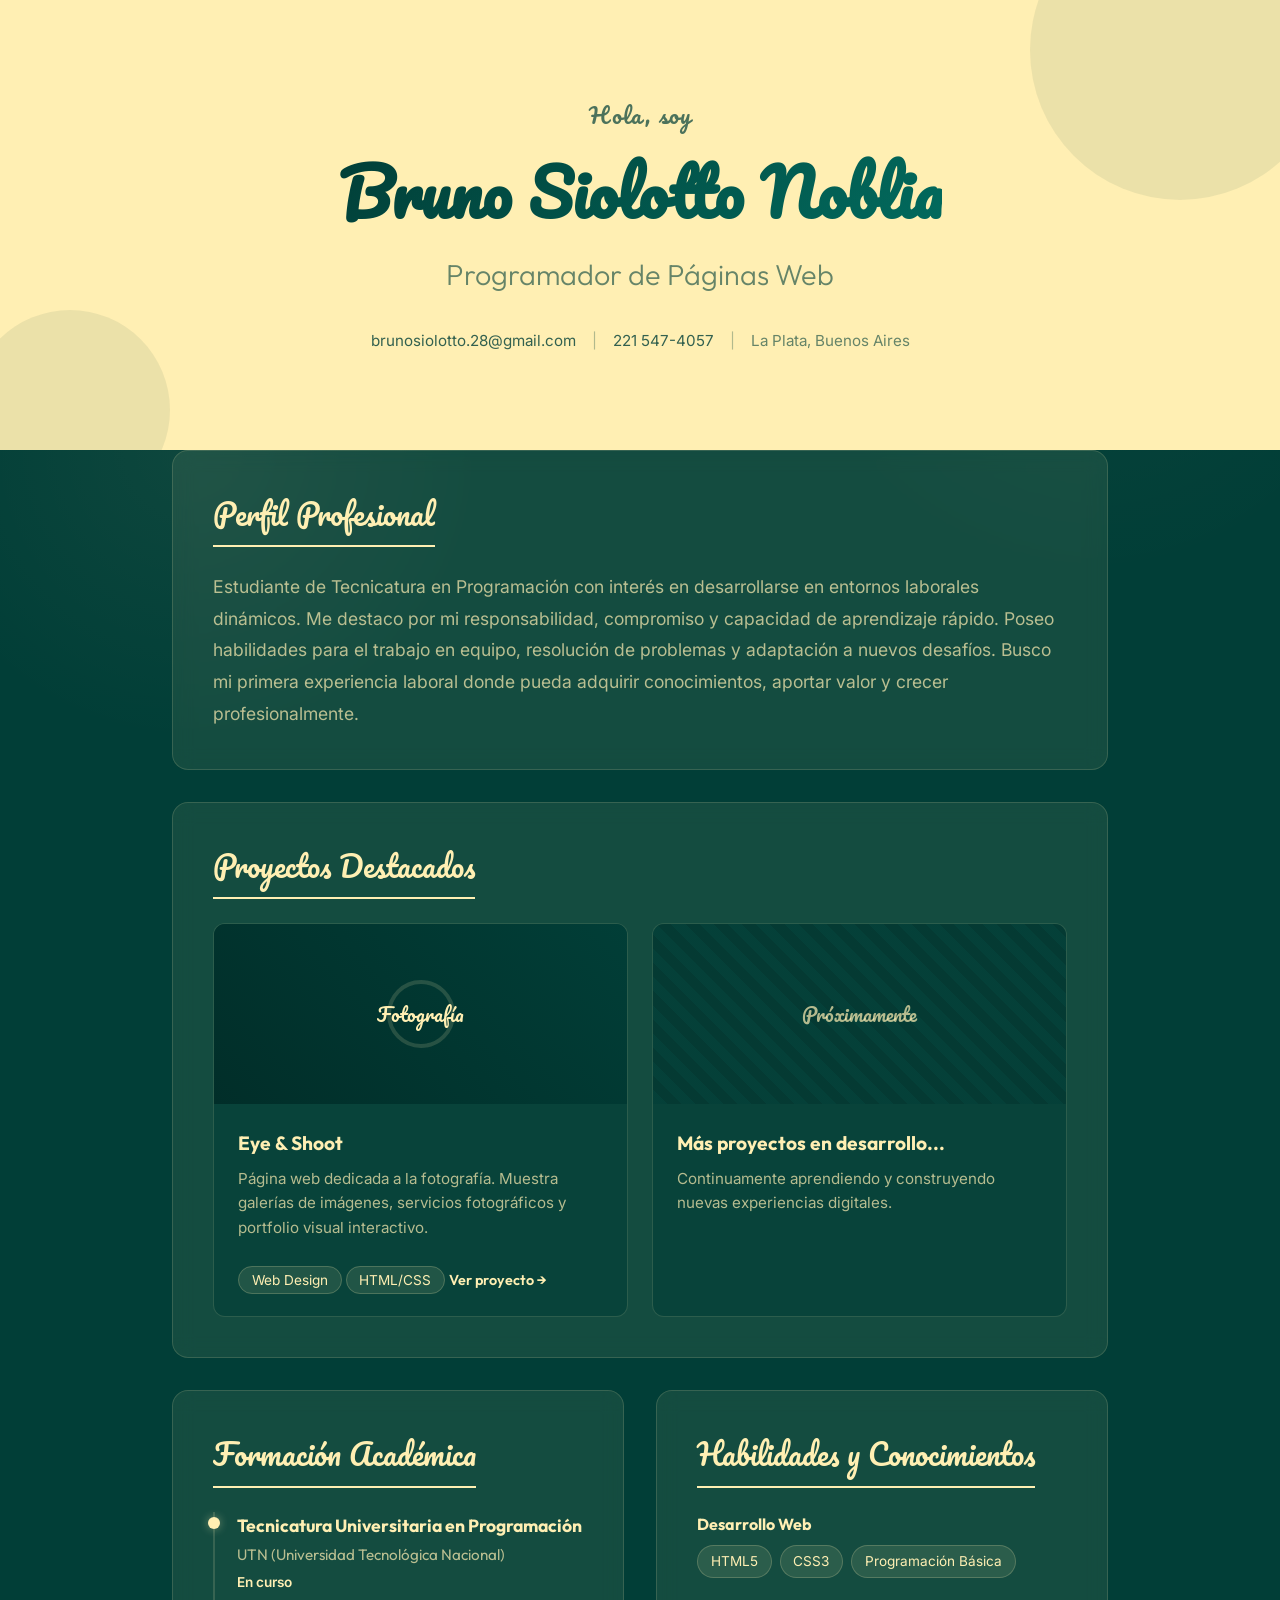
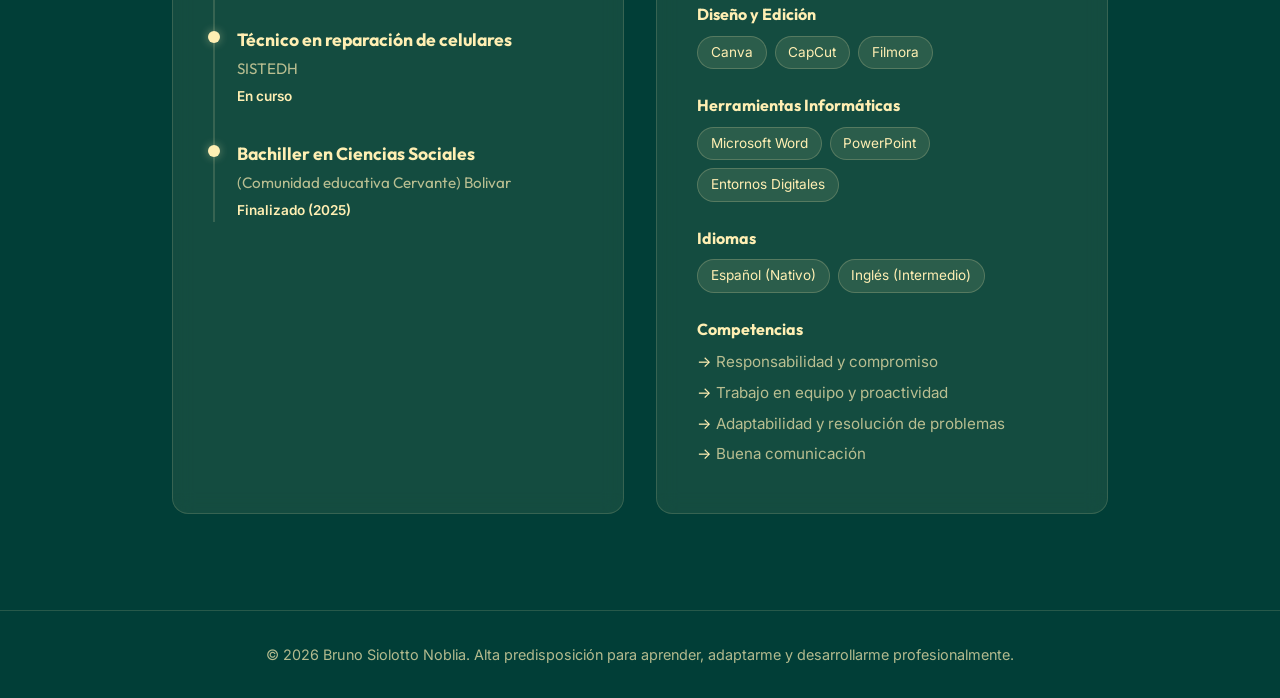
<file: index.html>
<!DOCTYPE html>
<html lang="es">
<head>
    <meta charset="UTF-8">
    <meta name="viewport" content="width=device-width, initial-scale=1.0">
    <title>Portafolio | Bruno Siolotto Noblia</title>
    <link rel="stylesheet" href="styles.css">
    <link rel="preconnect" href="https://fonts.googleapis.com">
    <link rel="preconnect" href="https://fonts.gstatic.com" crossorigin>
    <link href="https://fonts.googleapis.com/css2?family=Pacifico&family=Outfit:wght@300;400;600;800&family=Inter:wght@300;400;600&display=swap" rel="stylesheet">
</head>
<body>
    <header class="hero">
        <div class="hero-content">
            <p class="greeting">Hola, soy</p>
            <h1 class="name">Bruno Siolotto Noblia</h1>
            <h2 class="title">Programador de Páginas Web</h2>
            <div class="contact-info">
                <a href="mailto:brunosiolotto.28@gmail.com">brunosiolotto.28@gmail.com</a>
                <span class="separator">|</span>
                <a href="tel:+5492215474057">221 547-4057</a>
                <span class="separator">|</span>
                <span>La Plata, Buenos Aires</span>
            </div>
        </div>
        <div class="hero-shapes">
            <div class="shape shape-1"></div>
            <div class="shape shape-2"></div>
        </div>
    </header>
    <main>
        <section class="section about">
            <h3 class="section-title">Perfil Profesional</h3>
            <p class="section-text">
                Estudiante de Tecnicatura en Programación con interés en desarrollarse en entornos laborales dinámicos. Me destaco por mi responsabilidad, compromiso y capacidad de aprendizaje rápido. Poseo habilidades para el trabajo en equipo, resolución de problemas y adaptación a nuevos desafíos. Busco mi primera experiencia laboral donde pueda adquirir conocimientos, aportar valor y crecer profesionalmente.
            </p>
        </section>
        <section class="section">
            <h3 class="section-title">Proyectos Destacados</h3>
            <div class="projects-grid">
                <!-- Eye & Shoot -->
                <a href="eye-and-shoot.html" class="project-card-link">
                <article class="project-card">
                    <div class="project-image-placeholder eye-shoot">
                        <span>Fotografía</span>
                    </div>
                    <div class="project-info">
                        <h4>Eye & Shoot</h4>
                        <p>Página web dedicada a la fotografía. Muestra galerías de imágenes, servicios fotográficos y portfolio visual interactivo.</p>
                        <span class="tag">Web Design</span>
                        <span class="tag">HTML/CSS</span>
                        <span class="view-project">Ver proyecto →</span>
                    </div>
                </article>
                </a>
                
                <!-- Placeholder for future project -->
                <article class="project-card placeholder-card">
                    <div class="project-image-placeholder upcoming">
                        <span>Próximamente</span>
                    </div>
                    <div class="project-info">
                        <h4>Más proyectos en desarrollo...</h4>
                        <p>Continuamente aprendiendo y construyendo nuevas experiencias digitales.</p>
                    </div>
                </article>
            </div>
        </section>
        <div class="two-columns">
            <section class="section education">
                <h3 class="section-title">Formación Académica</h3>
                <div class="timeline">
                    <div class="timeline-item">
                        <h4>Tecnicatura Universitaria en Programación</h4>
                        <h5>UTN (Universidad Tecnológica Nacional)</h5>
                        <p class="date">En curso</p>
                    </div>
                    <div class="timeline-item">
                        <h4>Técnico en reparación de celulares</h4>
                        <h5>SISTEDH</h5>
                        <p class="date">En curso</p>
                    </div>
                    <div class="timeline-item">
                        <h4>Bachiller en Ciencias Sociales</h4>
                        <h5>(Comunidad educativa Cervante) Bolivar</h5>
                        <p class="date">Finalizado (2025)</p>
                    </div>
                </div>
            </section>
            <section class="section skills">
                <h3 class="section-title">Habilidades y Conocimientos</h3>
                <div class="skills-group">
                    <h4>Desarrollo Web</h4>
                    <div class="tags">
                        <span class="tag">HTML5</span>
                        <span class="tag">CSS3</span>
                        <span class="tag">Programación Básica</span>
                    </div>
                </div>
                <div class="skills-group">
                    <h4>Diseño y Edición</h4>
                    <div class="tags">
                        <span class="tag">Canva</span>
                        <span class="tag">CapCut</span>
                        <span class="tag">Filmora</span>
                    </div>
                </div>
                <div class="skills-group">
                    <h4>Herramientas Informáticas</h4>
                    <div class="tags">
                        <span class="tag">Microsoft Word</span>
                        <span class="tag">PowerPoint</span>
                        <span class="tag">Entornos Digitales</span>
                    </div>
                </div>
                <div class="skills-group">
                    <h4>Idiomas</h4>
                    <div class="tags">
                        <span class="tag">Español (Nativo)</span>
                        <span class="tag">Inglés (Intermedio)</span>
                    </div>
                </div>
                <div class="skills-group competencias">
                    <h4>Competencias</h4>
                    <ul>
                        <li>Responsabilidad y compromiso</li>
                        <li>Trabajo en equipo y proactividad</li>
                        <li>Adaptabilidad y resolución de problemas</li>
                        <li>Buena comunicación</li>
                    </ul>
                </div>
            </section>
        </div>
    </main>
    <footer>
        <p>© 2026 Bruno Siolotto Noblia. Alta predisposición para aprender, adaptarme y desarrollarme profesionalmente.</p>
    </footer>
</body>
</html>
</file>
<file: styles.css>
:root {
    --bg-color: #013E37;
    --bg-light: #FFEFB3;
    --card-bg: rgba(1, 62, 55, 0.85);
    --card-bg-glass: rgba(255, 239, 179, 0.08);
    --text-primary: #FFEFB3;
    --text-secondary: rgba(255, 239, 179, 0.7);
    --text-on-light: #013E37;
    --accent: #FFEFB3;
    --accent-hover: #ffe68a;
    --border-color: rgba(255, 239, 179, 0.15);
    --border-color-light: rgba(1, 62, 55, 0.15);
}
* {
    margin: 0;
    padding: 0;
    box-sizing: border-box;
}
body {
    background-color: var(--bg-color);
    color: var(--text-primary);
    font-family: 'Inter', sans-serif;
    line-height: 1.6;
    background-image: 
        radial-gradient(circle at 15% 50%, rgba(255, 239, 179, 0.05), transparent 25%),
        radial-gradient(circle at 85% 30%, rgba(255, 239, 179, 0.03), transparent 25%);
    background-attachment: fixed;
}
h1, h2, h3, h4, h5, .greeting {
    font-family: 'Outfit', sans-serif;
}
/* HERO SECTION */
.hero {
    min-height: 50vh;
    display: flex;
    align-items: center;
    justify-content: center;
    text-align: center;
    position: relative;
    padding: 4rem 2rem;
    overflow: hidden;
    background: var(--bg-light);
}
.hero-content {
    position: relative;
    z-index: 2;
    animation: fadeIn 1s ease-out;
}
.greeting {
    color: var(--text-on-light);
    font-family: 'Pacifico', cursive;
    font-size: 1.4rem;
    font-weight: 400;
    letter-spacing: 1px;
    text-transform: none;
    margin-bottom: 0.5rem;
    opacity: 0.7;
}
.name {
    font-size: 4rem;
    font-weight: 800;
    font-family: 'Pacifico', cursive;
    background: linear-gradient(135deg, #013E37, #026b5e);
    background-clip: text;
    -webkit-background-clip: text;
    -webkit-text-fill-color: transparent;
    margin-bottom: 0.5rem;
}
.title {
    font-size: 1.8rem;
    font-weight: 300;
    color: var(--text-on-light);
    opacity: 0.6;
    margin-bottom: 2rem;
}
.contact-info {
    display: flex;
    justify-content: center;
    align-items: center;
    gap: 1rem;
    flex-wrap: wrap;
    font-size: 0.95rem;
}
.contact-info a {
    color: var(--text-on-light);
    text-decoration: none;
    transition: color 0.3s, opacity 0.3s;
    opacity: 0.8;
}
.contact-info a:hover {
    color: var(--text-on-light);
    opacity: 1;
}
.contact-info span {
    color: var(--text-on-light);
    opacity: 0.6;
}
.separator {
    color: var(--text-on-light);
    opacity: 0.3 !important;
}
/* Decorative shapes on hero */
.hero-shapes .shape {
    position: absolute;
    border-radius: 50%;
    opacity: 0.08;
}
.hero-shapes .shape-1 {
    width: 300px;
    height: 300px;
    background: var(--text-on-light);
    top: -100px;
    right: -50px;
}
.hero-shapes .shape-2 {
    width: 200px;
    height: 200px;
    background: var(--text-on-light);
    bottom: -60px;
    left: -30px;
}
/* MAIN CONTENT */
main {
    max-width: 1000px;
    margin: 0 auto;
    padding: 0 2rem 4rem;
}
.section {
    background: var(--card-bg-glass);
    border: 1px solid var(--border-color);
    border-radius: 16px;
    padding: 2.5rem;
    margin-bottom: 2rem;
    backdrop-filter: blur(10px);
    transition: transform 0.3s, box-shadow 0.3s;
}
.section:hover {
    transform: translateY(-2px);
    box-shadow: 0 10px 30px rgba(0, 0, 0, 0.3);
}
.section-title {
    font-size: 1.8rem;
    font-family: 'Pacifico', cursive;
    font-weight: 400;
    margin-bottom: 1.5rem;
    color: var(--accent);
    display: inline-block;
    border-bottom: 2px solid var(--accent);
    padding-bottom: 0.5rem;
}
.section-text {
    font-size: 1.1rem;
    color: var(--text-secondary);
    line-height: 1.8;
}
/* PROJECTS */
.projects-grid {
    display: grid;
    grid-template-columns: repeat(auto-fit, minmax(300px, 1fr));
    gap: 1.5rem;
}
.project-card {
    background: rgba(1, 62, 55, 0.6);
    border: 1px solid var(--border-color);
    border-radius: 12px;
    overflow: hidden;
    transition: transform 0.3s, border-color 0.3s;
}
.project-card:hover {
    transform: translateY(-5px);
    border-color: var(--accent);
}
.project-image-placeholder {
    height: 180px;
    display: flex;
    align-items: center;
    justify-content: center;
    font-family: 'Pacifico', cursive;
    font-size: 1.2rem;
    font-weight: 400;
    color: var(--accent);
}
.project-image-container {
    height: 200px;
    overflow: hidden;
    position: relative;
}
.project-image-container.eye-shoot {
    background: #111;
}
.project-image {
    width: 100%;
    height: 100%;
    object-fit: cover;
    object-position: center;
    transition: transform 0.4s ease;
}
.project-card:hover .project-image {
    transform: scale(1.05);
}
.project-image-placeholder.eye-shoot {
    background: linear-gradient(45deg, #012e29, #013E37);
    position: relative;
    overflow: hidden;
}
.project-image-placeholder.eye-shoot::after {
    content: '';
    position: absolute;
    top: 50%;
    left: 50%;
    width: 60px;
    height: 60px;
    border: 4px solid rgba(255, 239, 179, 0.15);
    border-radius: 50%;
    transform: translate(-50%, -50%);
}
.project-card-link {
    text-decoration: none;
    color: inherit;
    display: block;
}
.view-project {
    display: inline-block;
    margin-top: 0.8rem;
    color: var(--accent);
    font-family: 'Outfit', sans-serif;
    font-weight: 600;
    font-size: 0.9rem;
    transition: transform 0.3s, letter-spacing 0.3s;
}
.project-card:hover .view-project {
    letter-spacing: 2px;
}
.project-image-placeholder.upcoming {
    background: repeating-linear-gradient(
        45deg,
        rgba(1, 62, 55, 0.5),
        rgba(1, 62, 55, 0.5) 10px,
        rgba(1, 50, 44, 0.5) 10px,
        rgba(1, 50, 44, 0.5) 20px
    );
    color: var(--text-secondary);
}
.project-info {
    padding: 1.5rem;
}
.project-info h4 {
    font-size: 1.2rem;
    margin-bottom: 0.5rem;
    color: var(--text-primary);
}
.project-info p {
    color: var(--text-secondary);
    font-size: 0.95rem;
    margin-bottom: 1rem;
}
/* LAYOUT: TWO COLUMNS */
.two-columns {
    display: grid;
    grid-template-columns: 1fr 1fr;
    gap: 2rem;
}
/* TIMELINE (Education) */
.timeline {
    position: relative;
    padding-left: 1.5rem;
}
.timeline::before {
    content: '';
    position: absolute;
    left: 0;
    top: 0;
    height: 100%;
    width: 2px;
    background: var(--border-color);
}
.timeline-item {
    position: relative;
    margin-bottom: 2rem;
}
.timeline-item:last-child {
    margin-bottom: 0;
}
.timeline-item::before {
    content: '';
    position: absolute;
    left: -1.5rem;
    top: 5px;
    width: 12px;
    height: 12px;
    border-radius: 50%;
    background: var(--accent);
    transform: translateX(-5px);
    box-shadow: 0 0 10px rgba(255, 239, 179, 0.4);
}
.timeline-item h4 {
    font-size: 1.1rem;
    margin-bottom: 0.2rem;
    color: var(--text-primary);
}
.timeline-item h5 {
    font-weight: 400;
    color: var(--text-secondary);
    font-size: 0.95rem;
}
.timeline-item .date {
    font-size: 0.85rem;
    color: var(--accent);
    margin-top: 0.3rem;
    font-weight: 600;
}
/* SKILLS */
.skills-group {
    margin-bottom: 1.5rem;
}
.skills-group:last-child {
    margin-bottom: 0;
}
.skills-group h4 {
    margin-bottom: 0.5rem;
    font-size: 1rem;
    color: var(--text-primary);
}
.tags {
    display: flex;
    flex-wrap: wrap;
    gap: 0.5rem;
}
.tag {
    background: rgba(255, 239, 179, 0.1);
    color: var(--accent);
    padding: 0.3rem 0.8rem;
    border-radius: 20px;
    font-size: 0.85rem;
    border: 1px solid rgba(255, 239, 179, 0.2);
    transition: background 0.3s, transform 0.2s;
}
.tag:hover {
    background: rgba(255, 239, 179, 0.2);
    transform: scale(1.05);
}
.competencias ul {
    list-style-type: none;
    color: var(--text-secondary);
    font-size: 0.95rem;
}
.competencias ul li {
    position: relative;
    padding-left: 1.2rem;
    margin-bottom: 0.4rem;
}
.competencias ul li::before {
    content: '→';
    position: absolute;
    left: 0;
    color: var(--accent);
}
/* FOOTER */
footer {
    text-align: center;
    padding: 2rem;
    color: var(--text-secondary);
    font-size: 0.9rem;
    border-top: 1px solid var(--border-color);
}
/* RESPONSIVE */
@media (max-width: 768px) {
    .name {
        font-size: 2.5rem;
    }
    
    .two-columns {
        grid-template-columns: 1fr;
    }
    
    .hero {
        min-height: auto;
        padding: 4rem 1rem;
    }
    
    .section {
        padding: 1.5rem;
    }
}
/* ANIMATIONS */
@keyframes fadeIn {
    from { opacity: 0; transform: translateY(20px); }
    to { opacity: 1; transform: translateY(0); }
}
</file>
